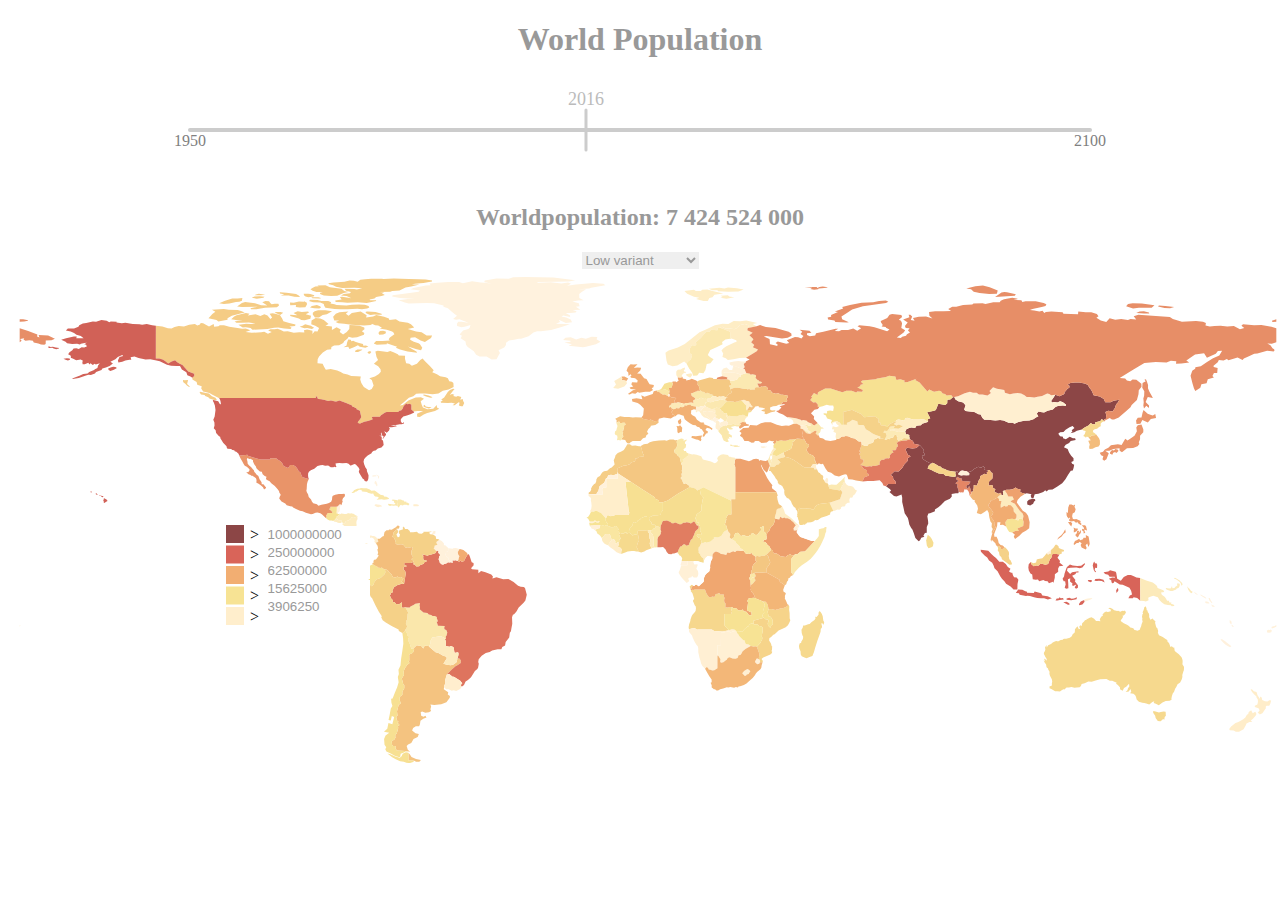
<file: index.html>
<!doctype html>
<html lang="en">
<head>
  <meta charset="utf-8">
  <link rel="stylesheet" type="text/css" href="style.css" />
</head>

<body>
	<h1>World Population</h1>
	<div id="slider"></div>
	<h2 id="worldP"></h2>
	<form>
	  <select id="forecast" style="border:none; color: #999;" onChange="update()">
		<option value="0">Low variant</option>
		<option value="1">Medium variant</option>
		<option value="2">High variant</option>
		<option value="3">Constant-fertility</option>
	  </select>
	</form>
	<div id="map"><div id="legend"> 
		<div id="col" style="float: left;"></div>
		<div style="float: left;" width="50 px">
			<form>
			  <input style="border:none; width:100px; color: #999;" onChange="legendChange(this)" type="number" class="legendNum" name="0" max="4000000000" step="100000" value="1000000000"><br>
			  <input style="border:none; width:100px; color: #999;" onChange="legendChange(this)" type="number" class="legendNum" name="1" max="4000000000" step="50000" value="250000000"><br>
			  <input style="border:none; width:100px; color: #999;" onChange="legendChange(this)" type="number" class="legendNum" name="2" max="4000000000" step="1000" value="62500000"><br>
			  <input style="border:none; width:100px; color: #999;" onChange="legendChange(this)" type="number" class="legendNum" name="3" max="4000000000" step="500" value="15625000"><br>
			  <input style="border:none; width:100px; color: #999;" onChange="legendChange(this)" type="number" class="legendNum" name="4" max="4000000000" step="50" value="3906250">
			</form> 
		</div>
	</div></div>
	<script type="text/javascript" src="d3.v3.min.js"></script>
	
	<script>
	var width = window.innerWidth, height = window.innerHeight-300; 
	var countriesNameLong=[];
	var countriesName=[];
	var countriesGeounit=[];
	var countriesFormalEn=[];
	var svg;
	var year;
	var pathsMap=[];
	var data;
	var dataCSV;
	var dataForecast=[];
	var indices=[];
	var colors=["#8C4646", "#D96459", "#F2AE72", "#F7E394", "#FEC"];
	var legendNums=document.getElementsByClassName('legendNum');
	var max=legendNums[0].value;
	var numbers=[max, legendNums[1].value, legendNums[2].value, legendNums[3].value, legendNums[4].value];

	//Quelle: https://geojson-maps.kyd.com.au/
	createMap(width,height,"Data/custom.geo.json");
	
	/**
		Daten werden gelesen/eingeladen und auf die Variablen gespeichert.
	*/
	d3.text("Data/population.csv", function(population)
	{
		dataCSV = d3.csv.parse(population);
		data=dataCSV;
		
		d3.text("Data/low.csv", function(low)
		{
			dataForecast[0] = d3.csv.parse(low);	
			
			d3.text("Data/medium.csv", function(medium)
			{
				dataForecast[1] = d3.csv.parse(medium);	
				
				d3.text("Data/high.csv", function(high)
				{
					dataForecast[2] = d3.csv.parse(high);	
					
					d3.text("Data/constant.csv", function(constant)
					{
						dataForecast[3] = d3.csv.parse(constant);
						orderData();
						slider();						
					});	
				});	
			});	
		});	
	});	

	
	/**
	 Erstellt eine Karte als svg.
	 
	 @ param width beeinflusst Breite der Karte
	 @ param height beeinflusst Hoehe der Karte
	 @ param file Pfad, an dem die json Datei mit den Daten zur Karte hinterlegt ist
	 @ param width beeinflusst öhe der Karte
	*/
	function createMap(width,height,file){
		
		//svg wird erstellt
		svg = d3.select("#map").append("svg")
			.attr("width", width)
			.attr("height", height);
			
		//notwendig fuer das Interagieren mit dem Hover der Maus
		var tooltip = d3.select('body').append('div')
				.attr("id","map")
				.attr('class', 'hidden tooltip');

		//Projektionsart der Karte
		var projection = d3.geo.equirectangular()
			.scale(200) //153
			.translate([width/2,height/2]);

		var path = d3.geo.path()
			.projection(projection);
			
		//Einlesen der Kartendaten
		d3.json(file, function(error, mapData) {

			//Bind data and create one path per GeoJSON feature //Originalkommentar
			var group = svg.selectAll("g")
			   .data(mapData.features)
			   .enter()
			   .append("g");
				
			//Zeichnen der Karten-Areale
			var areas = group.append("path")
				.attr("d", path)
				.attr("fill", "#FFF")
				//Schrift an Mausposition beim Hover
				.on('mousemove', function(d) {
					var index=indices[mapData.features.indexOf(d)];
                    var mouse = d3.mouse(svg.node()).map(function(d) {
                        return parseInt(d);
                    });
					
                    tooltip.classed('hidden', false)
                        .attr('style', 'left:' + (mouse[0] + 20) +
                                'px; top:' + (mouse[1] + 260) + 'px')
                        .html(d.properties.name+": "+data[index][year]+" 000 People");
                })
				//Schrift verschwindet nach "mouseout"
                .on('mouseout', function() {
                    tooltip.classed('hidden', true);
                });

			
			var i=0;
		
			//Speichert die verschiedenen Namensvarianten der Laender
			mapData.features.forEach(function (country){
				countriesNameLong[i]=country.properties.name_long;
				countriesName[i]=country.properties.name_sort;
				countriesFormalEn[i]=country.properties.formal_en;
				countriesGeounit[i]=country.properties.geounit;
				i++;
			});			
			pathsMap=areas[0];
		});
		
		var legendData=["> ", "> ", "> ", "> ", "> "];

		// Modified Legend Code from Mike Bostock: http://bl.ocks.org/mbostock/3888852
		var legend = d3.select("#col").append("svg")
						.attr("class", "legend")
						.attr("width", 40)
						.attr("height", 130)
						.selectAll("g")
						.data(colors)
						.enter()
						.append("g")
						.attr("transform", function(d, i) { return "translate(0," + i * 20.5 + ")"; });

			legend.append("rect")
					.attr("width", 18)
					.attr("height", 18)
					.style("fill", d3.scale.ordinal()
						.range(colors));

			legend.append("text")
			    .data(legendData)
				.attr("x", 24)
			    .attr("y", 9)
				.attr("dy", ".35em")
				.text(function(d) { return d; });

	}
	
	/**
		Ordnet jedem Index der Laender von der Json-Karte den Indices der Laender der CSV-Daten zu.
	*/
	function orderData(){
		for(var i=0;i<dataCSV.length;i++){
			if(dataCSV[i].Index>14){
				indices[searchIndex(dataCSV[i]["Major area, region, country or area *"])]=i;
			}
		};
	}
	
	/**
		Fuellt die Grenzen der Laender in einer Farbe entsprechend ihrer Einwohnerzahl.
	*/
	function countryColorFill(){
		for(var i=0;i<pathsMap.length;i++){
			var index=indices[i];
			if(index>=0){

				var number=data[index][year].replace(/\s+/g, '')*1000;
				if (number>max)number=max;
				var ramp=d3.scale.linear()
					.domain(numbers)
					.range(colors);
				pathsMap[i].attributes.fill.value=ramp(number);
			}
			
		};
	}
	
	/**
		Sucht den Index, mit dem der Path des Landes auf der Karte angesprochen werden kann.
		
		Nutzt die Namen der Laender als Schluessel und gibt den Index fuer die Karte zurueck.
		Da manche Laendernamen nicht als eindeutiger Schluessel in beiden Tabellen uebereinstimmen, musste ich einige Ausnahmen direkt ueberschreiben. 
		
		@ param countryToSearch Laendername des zu suchenden Landes
		@ return den Index des gesuchten Landes aus der json-Datei
	*/
	function searchIndex(countryToSearch){
		if (countryToSearch=="Viet Nam")countryToSearch="Vietnam";
		if (countryToSearch=="TFYR Macedonia")countryToSearch="Macedonia";
		if (countryToSearch=="Iran (Islamic Republic of)")countryToSearch="Iran";
		if (countryToSearch=="Venezuela (Bolivarian Republic of)")countryToSearch="Venezuela";
		if (countryToSearch=="Bolivia (Plurinational State of)")countryToSearch="Bolivia";
		if (countryToSearch=="Dem. People's Republic of Korea")countryToSearch="North Korea";
		for (var i=0; i<countriesNameLong.length;i++){
			if (countryToSearch==countriesNameLong[i] || countryToSearch==countriesName[i] || countryToSearch==countriesGeounit[i] || countryToSearch==countriesFormalEn[i]){
				return i;	
			};
		};
		return 0;
	}
	
	/**
		Erstellt einen Slider fuer d3.
		Quelle: http://bl.ocks.org/zanarmstrong/ddff7cd0b1220bc68a58
		Originalkommentare sind beibehalten.
	*/
	function slider(){

		formatDate = d3.time.format("%Y")	;

		var widthSlide = 900,
		heightSlide = 100;


		// scale function
		timeScale = d3.time.scale()
		  .domain([new Date('1950'), new Date('2100')])
		  .range([0, widthSlide])
		  .clamp(true);


		// initial value
		var startValue = timeScale(new Date('2016'));
		startingValue = new Date('2016');

		// defines brush
		brush = d3.svg.brush()
		  .x(timeScale)
		  .extent([startingValue, startingValue])
		  .on("brush", brushed);

		var sliderSvg = d3.select("#slider").append("svg")
		  .attr("width", widthSlide+200)
		  .attr("height", heightSlide)
		  .append("g")
		  // classic transform to position g
		  .attr("transform", "translate(" + 100 + "," + 0 + ")");

		sliderSvg.append("g")
		  .attr("class", "x axis")
		// put in middle of screen
		.attr("transform", "translate(0," + heightSlide / 2 + ")")
		// inroduce axis
		.call(d3.svg.axis()
		  .scale(timeScale)
		  .orient("bottom")
		  .tickFormat(function(d) {
			return formatDate(d);
		  })
		  .tickSize(0)
		  .tickPadding(5)
		  .tickValues([timeScale.domain()[0], timeScale.domain()[1]]))
		  .select(".domain")
		  .select(function() {
			console.log(this);
			return this.parentNode.appendChild(this.cloneNode(true));
		  })
		  .attr("class", "halo");

		var slider = sliderSvg.append("g")
		  .attr("class", "slider")
		  .call(brush);

		slider.selectAll(".extent,.resize")
		  .remove();

		slider.select(".background")
		  .attr("height", heightSlide);

		handle = slider.append("g")
		  .attr("class", "handle")

		handle.append("path")
		  .attr("transform", "translate(0," + heightSlide / 2 + ")")
		  .attr("d", "M 0 -20 V 20")

		handle.append('text')
		  .text(startingValue)
		  .attr("transform", "translate(" + (-18) + " ," + (heightSlide / 2 - 25) + ")");

		slider
		  .call(brush.event)
	}
	
	
	function brushed() {
		var value = brush.extent()[0];
		year=formatDate(value);
		if (d3.event.sourceEvent) { // not a programmatic event
			value = timeScale.invert(d3.mouse(this)[0]);
			brush.extent([value, value]);
		}

		handle.attr("transform", "translate(" + timeScale(value) + ",0)");
		handle.select('text').text(formatDate(value));
		update();
	}
	
	/**
		Zeigt als Vergleich die Zahl der Gesamtpopulation an.
	*/
	function infos(){
		document.getElementById("worldP").innerHTML="Worldpopulation: "+data[0][year]+" 000";
	}
	
	/**
		Reagiert, wenn die Zahlen der Legende geaendert werden und ruft dann die update-Methode auf.
	*/
	function legendChange(changed){
		numbers[changed.name]=changed.value;
		max=numbers[0];
		update();
	}
	
	/**
		Wird nach einer Interaktion des Nutzers aufgerufen um die Grafk zu aktualisieren.
	*/
	function update(){
		data=dataCSV;
		e = document.getElementById("forecast");
		value = e.value;
		if (year>2014)data=dataForecast[value];
		infos();
		countryColorFill();
	}
	
	/**
		Trennt bei einer Zahl die tausender.
		Quelle:  http://www.web-toolbox.net/webtoolbox/mathematik/tausender-trennzeichen.htm#ixzz4UJwev1uY
		Originalkommentare beibehalten
	*/
	function trenner(Zahl) {
	// Info: Die '' sind zwei Hochkommas
	Zahl = '' + Zahl;

	if (Zahl.length > 3) {
	  var mod = Zahl.length % 3;
	  var output = (mod > 0 ? (Zahl.substring(0,mod)) : '');
	  for (i=0 ; i < Math.floor(Zahl.length / 3); i++) {
		if ((mod == 0) && (i == 0))
		output += Zahl.substring(mod+ 3 * i, mod + 3 * i + 3);
		else
		// hier wird das Trennzeichen festgelegt mit ' '
		output+= ' ' + Zahl.substring(mod + 3 * i, mod + 3 * i + 3);
		}
	  return (output);
	}
	else return Zahl;
	}
	</script>
</body>
</html>
</file>
<file: style.css>
svg {
    	background-color: #FFF;
    }
	
	h1 {
		color: #999;
	}
	
	h2 {
		color: #999;
	}
	
	body
	{
	  text-align: center;
	}

	#legend {
		position: absolute;
		margin-left: 17%;
		margin-top: 20%;
		text-align: left;
	}
	
	.axis {
	  fill: gray;
	  -webkit-user-select: none;
	  -moz-user-select: none;
	  user-select: none;
	}

	.axis .halo {
	  stroke: #CCC;
	  stroke-width: 4px;
	  stroke-linecap: round;
	}

	.slider .handle path {
	  stroke: #CCC;
	  stroke-width: 3px;
	  stroke-linecap: round;
	  pointer-events: none;
	}

	.slider .handle text {
	  fill: #BBB;
	  text-align: center;
	  font-size: 18px;
	}
	
    .hidden {
        display: none;
    }
    div.tooltip {
        color: #222;
        background-color: #fff;
        padding: .5em;
        text-shadow: #f5f5f5 0 1px 0;
        border-radius: 2px;
        opacity: 0.9;
        position: absolute;
    }
</file>
